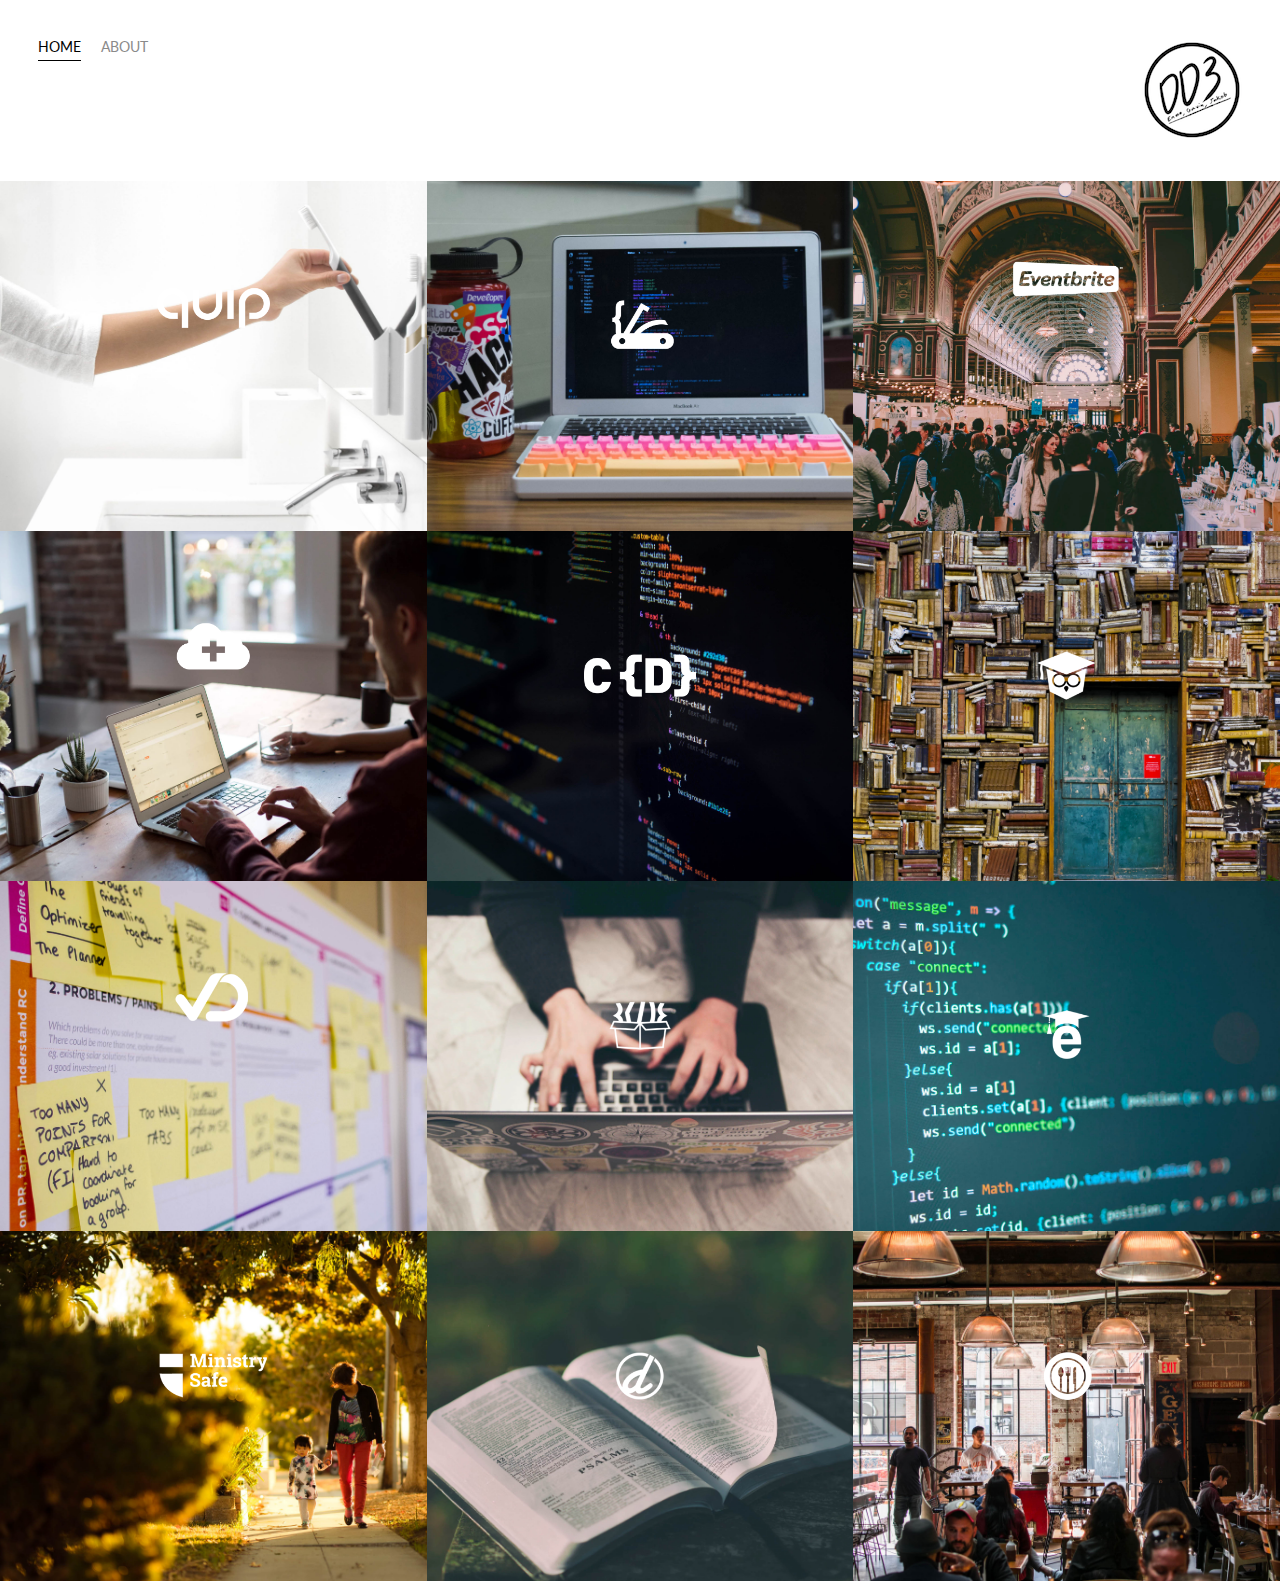
<file: index.html>
<!DOCTYPE html>




<html lang='en'>







<head>


 <meta charset='UTF-8'>


 <title>Portfolio Homepage</title>


 <link href="https://fonts.googleapis.com/css?family=Lato" rel="stylesheet">


 <link rel="stylesheet" href="CSS/styles.css">


</head>







<body>


 <div class="container">


   <div class="nav-wrapper">


     <div class="left-side">


       <div class="nav-link-wrapper active-nav-link">


         <a href="index.html">Home</a>


       </div>







       <div class="nav-link-wrapper">


         <a href="about.html">About</a>


       </div>


     </div>







     <div class="right-side">


       <div class="right-logo">


          <img src="images/dd3logo.png" alt="">


       </div>


     </div>


   </div>







   <div class="content-wrapper">


     <div class="portfolio-items-wrapper">







       <div class="portfolio-item-wrapper">


         <div class="portfolio-img-background" style="background-image:url(images/portfolio1.jpg)"></div>







         <div class="img-text-wrapper">


           <div class="logo-wrapper">


             <img src="images/logos/quip.png" alt="">


           </div>







           <div class="subtitle">I built the Quip Ecommerce platform, named a Top 25 Invention by Time Magazine in 2016.</div>


         </div>


       </div>







       <div class="portfolio-item-wrapper">


         <div class="portfolio-img-background" style="background-image:url(images/portfolio2.jpg)"></div>


         <div class="img-text-wrapper">


           <div class="logo-wrapper">


             <img src="images/logos/devcamp.png" alt="">


           </div>







           <div class="subtitle">Coding bootcamp and learning management system.</div>


         </div>


       </div>







       <div class="portfolio-item-wrapper">


         <div class="portfolio-img-background" style="background-image:url(images/portfolio3.jpg)"></div>


         <div class="img-text-wrapper">


           <div class="logo-wrapper">


             <img src="images/logos/eventbrite.png" alt="">


           </div>







           <div class="subtitle">Eventbrite is the leading event management platform on the web with millions of individuals utilizing their applications


             to find, register or, and management events in numerous industries.</div>


         </div>


       </div>







       <div class="portfolio-item-wrapper">


         <div class="portfolio-img-background" style="background-image:url(images/portfolio4.jpg)"></div>


         <div class="img-text-wrapper">


           <div class="logo-wrapper">


             <img src="images/logos/shop-hacker.png" alt="">


           </div>







           <div class="subtitle">Shop Hacker allows you to easily import digital products such as elearning courses, software, and games directly


             into your ecommerce store.</div>


         </div>


       </div>







       <div class="portfolio-item-wrapper">


         <div class="portfolio-img-background" style="background-image:url(images/portfolio5.jpg)"></div>


         <div class="img-text-wrapper">


           <div class="logo-wrapper">


             <img src="images/logos/crondose.png" alt="">


           </div>







           <div class="subtitle">Online tutorials and productivity tips.</div>


         </div>


       </div>







       <div class="portfolio-item-wrapper">


         <div class="portfolio-img-background" style="background-image:url(images/portfolio6.jpg)"></div>


         <div class="img-text-wrapper">


           <div class="logo-wrapper">


             <img src="images/logos/dailysmarty.png" alt="">


           </div>







           <div class="subtitle">Keep track of what you learn every day.</div>


         </div>


       </div>







       <div class="portfolio-item-wrapper">


         <div class="portfolio-img-background" style="background-image:url(images/portfolio7.jpg)"></div>


         <div class="img-text-wrapper">


           <div class="logo-wrapper">


             <img src="images/logos/dashtrack.png" alt="">


           </div>







           <div class="subtitle">What you track improves. DashTrack is a journal that makes it easy to track your daily tasks and make the most


             of your time each day.</div>


         </div>


       </div>







       <div class="portfolio-item-wrapper">


         <div class="portfolio-img-background" style="background-image:url(images/portfolio8.jpg)"></div>


         <div class="img-text-wrapper">


           <div class="logo-wrapper">


             <img src="images/logos/devtrunk.png" alt="">


           </div>







           <div class="subtitle">Online shop for developer happiness.</div>


         </div>


       </div>







       <div class="portfolio-item-wrapper">


         <div class="portfolio-img-background" style="background-image:url(images/portfolio9.jpg)"></div>


         <div class="img-text-wrapper">


           <div class="logo-wrapper">


             <img src="images/logos/edutechional.png" alt="">


           </div>







           <div class="subtitle">Online technology tutorials.</div>


         </div>


       </div>







       <div class="portfolio-item-wrapper">


         <div class="portfolio-img-background" style="background-image:url(images/portfolio10.jpg)"></div>


         <div class="img-text-wrapper">


           <div class="logo-wrapper">


             <img src="images/logos/ministry-safe.png" alt="">


           </div>







           <div class="subtitle">A complete child safety system for organizations.</div>


         </div>


       </div>







       <div class="portfolio-item-wrapper">


         <div class="portfolio-img-background" style="background-image:url(images/portfolio11.jpg)"></div>


         <div class="img-text-wrapper">


           <div class="logo-wrapper">


             <img src="images/logos/open-devos.png" alt="">


           </div>







           <div class="subtitle">Publish and share daily devotionals.</div>


         </div>


       </div>







       <div class="portfolio-item-wrapper">


         <div class="portfolio-img-background" style="background-image:url(images/portfolio12.jpg)"></div>


         <div class="img-text-wrapper">


           <div class="logo-wrapper">


             <img src="images/logos/toastability.png" alt="">


           </div>







           <div class="subtitle">Easy way to manage the digital life of your bar or restaurant.</div>


         </div>


       </div>







     </div>


   </div>


 </div>







</body>







<script>


 const portfolioItems = document.querySelectorAll('.portfolio-item-wrapper');







 portfolioItems.forEach(portfolioItem => {


   portfolioItem.addEventListener('mouseover', () => {


     console.log(portfolioItem.childNodes[1].classList)


     portfolioItem.childNodes[1].classList.add('image-blur');


   });







   portfolioItem.addEventListener('mouseout', () => {


     console.log(portfolioItem.childNodes[1].classList)


     portfolioItem.childNodes[1].classList.remove('image-blur');


   });


 });







</script>







</html>
</file>
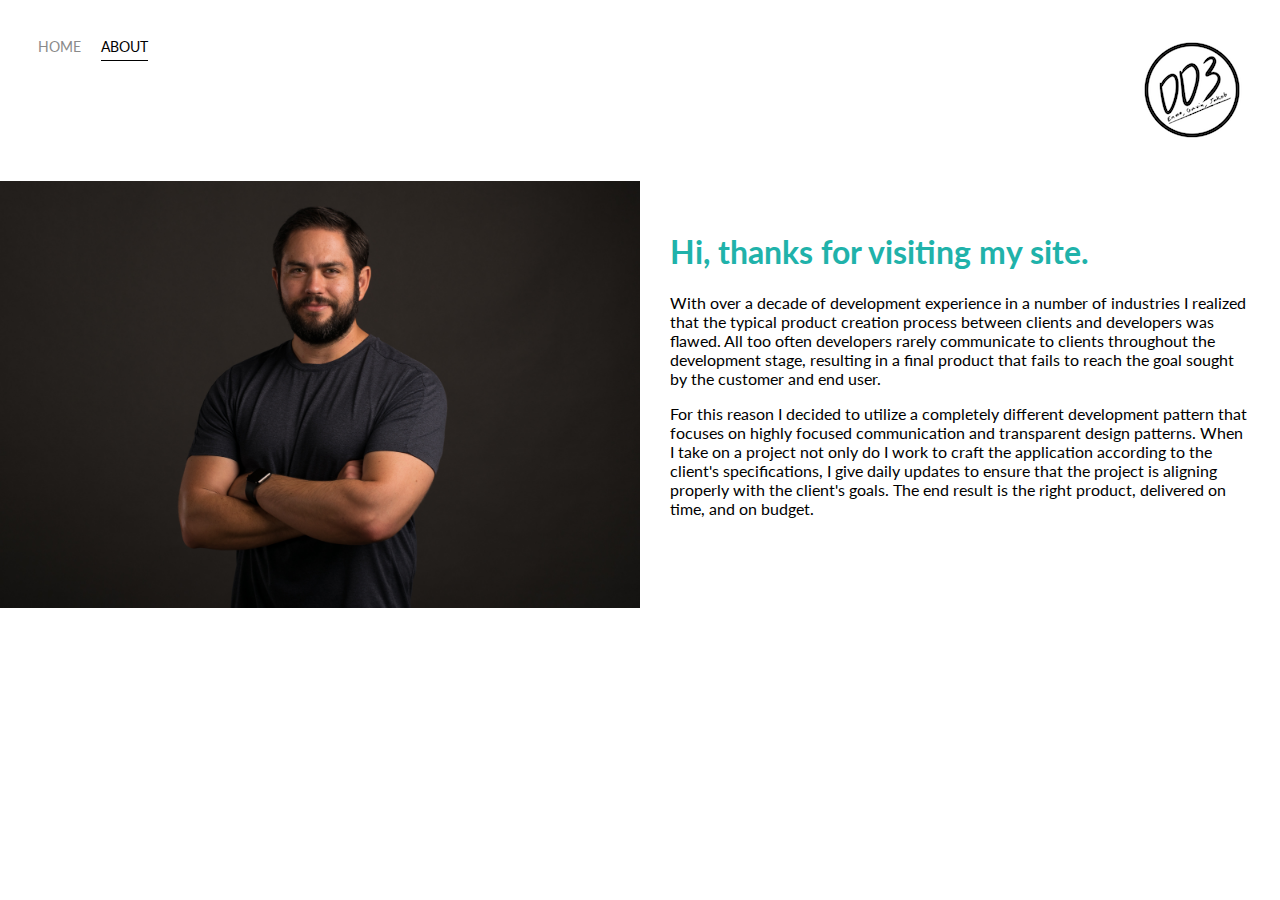
<file: about.html>
<!DOCTYPE html>




<html lang='en'>







<head>


 <meta charset='UTF-8'>


 <title>Portfolio Homepage</title>


 <link href="https://fonts.googleapis.com/css?family=Lato" rel="stylesheet">


 <link rel="stylesheet" href="CSS/styles.css">


</head>







<body>


 <div class="container">


   <div class="nav-wrapper">


     <div class="left-side">


       <div class="nav-link-wrapper">


         <a href="index.html">Home</a>


       </div>







       <div class="nav-link-wrapper active-nav-link">


         <a href="about.html">About</a>


       </div>


     </div>







     <div class="right-side">


       <div class="right-logo">


          <img src="images/dd3logo.png" alt="">


       </div>


     </div>

   </div>







   <div class="content-wrapper">


     <div class="two-column-wrapper">


       <div class="profile-image-wrapper">


         <img src="images/profile.jpg" alt="">


       </div>







       <div class="profile-content-wrapper">


         <h1>Hi, thanks for visiting my site.</h1>


         <p>With over a decade of development experience in a number of industries I realized that the typical product creation


           process between clients and developers was flawed. All too often developers rarely communicate to clients throughout


           the development stage, resulting in a final product that fails to reach the goal sought by the customer and end


           user.


         </p>







         <p>For this reason I decided to utilize a completely different development pattern that focuses on highly focused


           communication and transparent design patterns. When I take on a project not only do I work to craft the application


           according to the client's specifications, I give daily updates to ensure that the project is aligning properly


           with the client's goals. The end result is the right product, delivered on time, and on budget.</p>


       </div>


     </div>


   </div>


 </div>







</body>







</html>
</file>
<file: CSS/styles.css>
/* Master styles */
body {
  font-family: "Lato", sans-serif;
  margin: 0px;
}

.container {
  display: grid;
  grid-template-columns: 1fr;
}

/* Nav styles */
.nav-wrapper {
  display: flex;
  justify-content: space-between;
  padding: 38px;
}

.left-side {
  display: flex;
}

.nav-wrapper > .left-side > div {
  margin-right: 20px;
  font-size: 0.9em;
  text-transform: uppercase;
}

.nav-link-wrapper {
  height: 22px;
  border-bottom: 1px solid transparent;
  transition: border-bottom 0.5s;
}

.nav-link-wrapper a {
  color: #8a8a8a;
  text-decoration: none;
  transition: color 0.5s;
}

.nav-link-wrapper:hover {
  border-bottom: 1px solid black;
}

.nav-link-wrapper a:hover {
  color: black;
}

.active-nav-link {
  border-bottom: 1px solid black;
}

.active-nav-link a {
  color: black !important;
}

/* Portfolio styles */

.portfolio-items-wrapper {
  display: grid;
  grid-template-columns: 1fr 1fr 1fr;
}

.portfolio-item-wrapper {
  position: relative;
}

.portfolio-img-background {
  height: 350px;
  width: 100%;
  background-size: cover;
  background-position: center;
  background-repeat: no-repeat;
}

.img-text-wrapper {
  position: absolute;
  top: 0;
  display: flex;
  flex-direction: column;
  justify-content: center;
  align-items: center;
  height: 100%;
  text-align: center;
  padding-left: 100px;
  padding-right: 100px;
}

.logo-wrapper img {
  width: 50%;
  margin-bottom: 20px;
}

.img-text-wrapper .subtitle {
  transition: 1s;
  font-weight: 600;
  color: transparent;
}

.img-text-wrapper:hover .subtitle {
  font-weight: 600;
  color: lightseagreen;
}

.img-darken {
  transition: 1s;
  filter: brightness(10%);
}

/* About page */
.two-column-wrapper {
  display: grid;
  grid-template-columns: 1fr 1fr;
}

.profile-image-wrapper img {
  width: 100%;
}

.profile-content-wrapper {
  padding: 30px;
}

.profile-content-wrapper h1 {
  color: lightseagreen;
}
</file>
